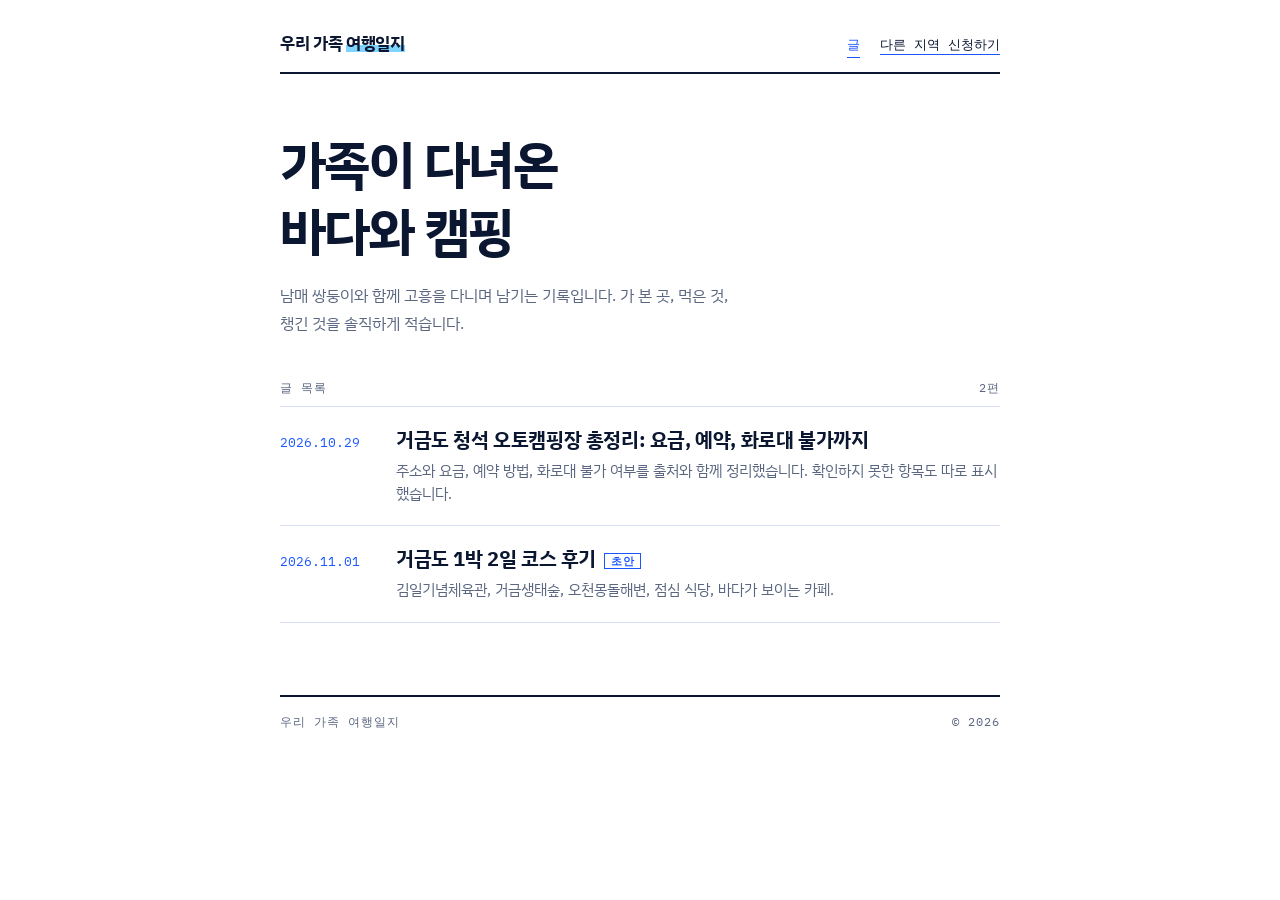
<file: index.html>
<!doctype html>
<html lang="ko">
<head>
<meta charset="utf-8">
<meta name="viewport" content="width=device-width, initial-scale=1, viewport-fit=cover">
<title>우리 가족 여행일지</title>
<meta name="description" content="남매 쌍둥이와 함께 다니는 가족 여행, 캠핑, 첫 낚시 기록.">
<meta name="robots" content="index, follow, max-image-preview:large">
<meta name="theme-color" content="#ffffff" media="(prefers-color-scheme: light)">
<meta name="theme-color" content="#0a1220" media="(prefers-color-scheme: dark)">
<meta property="og:type" content="website">
<meta property="og:site_name" content="우리 가족 여행일지">
<meta property="og:locale" content="ko_KR">
<link rel="canonical" href="https://randomino33.github.io/travel-blog/">
<meta property="og:url" content="https://randomino33.github.io/travel-blog/">
<meta property="og:image" content="https://randomino33.github.io/travel-blog/images/og-default.png">
<meta property="og:image:width" content="1200">
<meta property="og:image:height" content="630">
<meta property="og:image:alt" content="우리 가족 여행일지 대표 이미지">
<meta name="twitter:image" content="https://randomino33.github.io/travel-blog/images/og-default.png">
<meta property="og:title" content="우리 가족 여행일지">
<meta property="og:description" content="남매 쌍둥이와 함께 다니는 가족 여행, 캠핑, 첫 낚시 기록.">
<meta name="twitter:card" content="summary_large_image">
<meta name="twitter:title" content="우리 가족 여행일지">
<meta name="twitter:description" content="남매 쌍둥이와 함께 다니는 가족 여행, 캠핑, 첫 낚시 기록.">
<link rel="preconnect" href="https://fonts.googleapis.com">
<link rel="preconnect" href="https://fonts.gstatic.com" crossorigin>
<link rel="stylesheet" href="https://fonts.googleapis.com/css2?family=IBM+Plex+Sans+KR:wght@300;400;500;700&family=IBM+Plex+Mono:wght@400;500&display=swap">
<link rel="stylesheet" href="style.css">
</head>
<body>
<div class="wrap">
  <header class="top">
    <a class="name" href="index.html">우리 가족 <mark>여행일지</mark></a>
    <nav aria-label="주 메뉴"><a href="index.html" aria-current="page">글</a></nav>
  </header>

  <section class="intro">
    <h1>가족이 다녀온<br>바다와 캠핑</h1>
    <p>남매 쌍둥이와 함께 고흥을 다니며 남기는 기록입니다. 가 본 곳, 먹은 것, 챙긴 것을 솔직하게 적습니다.</p>
  </section>

  <div class="list-head">
    <span class="label">글 목록</span>
    <span class="label">2편</span>
  </div>
  <ul class="posts">
    <li>
      <a href="posts/cheongseok-camping-guide.html">
        <time datetime="2026-10-29">2026.10.29</time>
        <div>
          <h2>거금도 청석 오토캠핑장 총정리: 요금, 예약, 화로대 불가까지</h2>
          <p>주소와 요금, 예약 방법, 화로대 불가 여부를 출처와 함께 정리했습니다. 확인하지 못한 항목도 따로 표시했습니다.</p>
        </div>
      </a>
    </li>
    <li>
      <a href="posts/geogeumdo-course.html">
        <time datetime="2026-11-01">2026.11.01</time>
        <div>
          <h2>거금도 1박 2일 코스 후기<span class="status">초안</span></h2>
          <p>김일기념체육관, 거금생태숲, 오천몽돌해변, 점심 식당, 바다가 보이는 카페.</p>
        </div>
      </a>
    </li>
  </ul>

  <footer class="foot label"><span>우리 가족 여행일지</span><span>© 2026</span></footer>
</div>
<script src="request.js" defer></script>
</body>
</html>
</file>
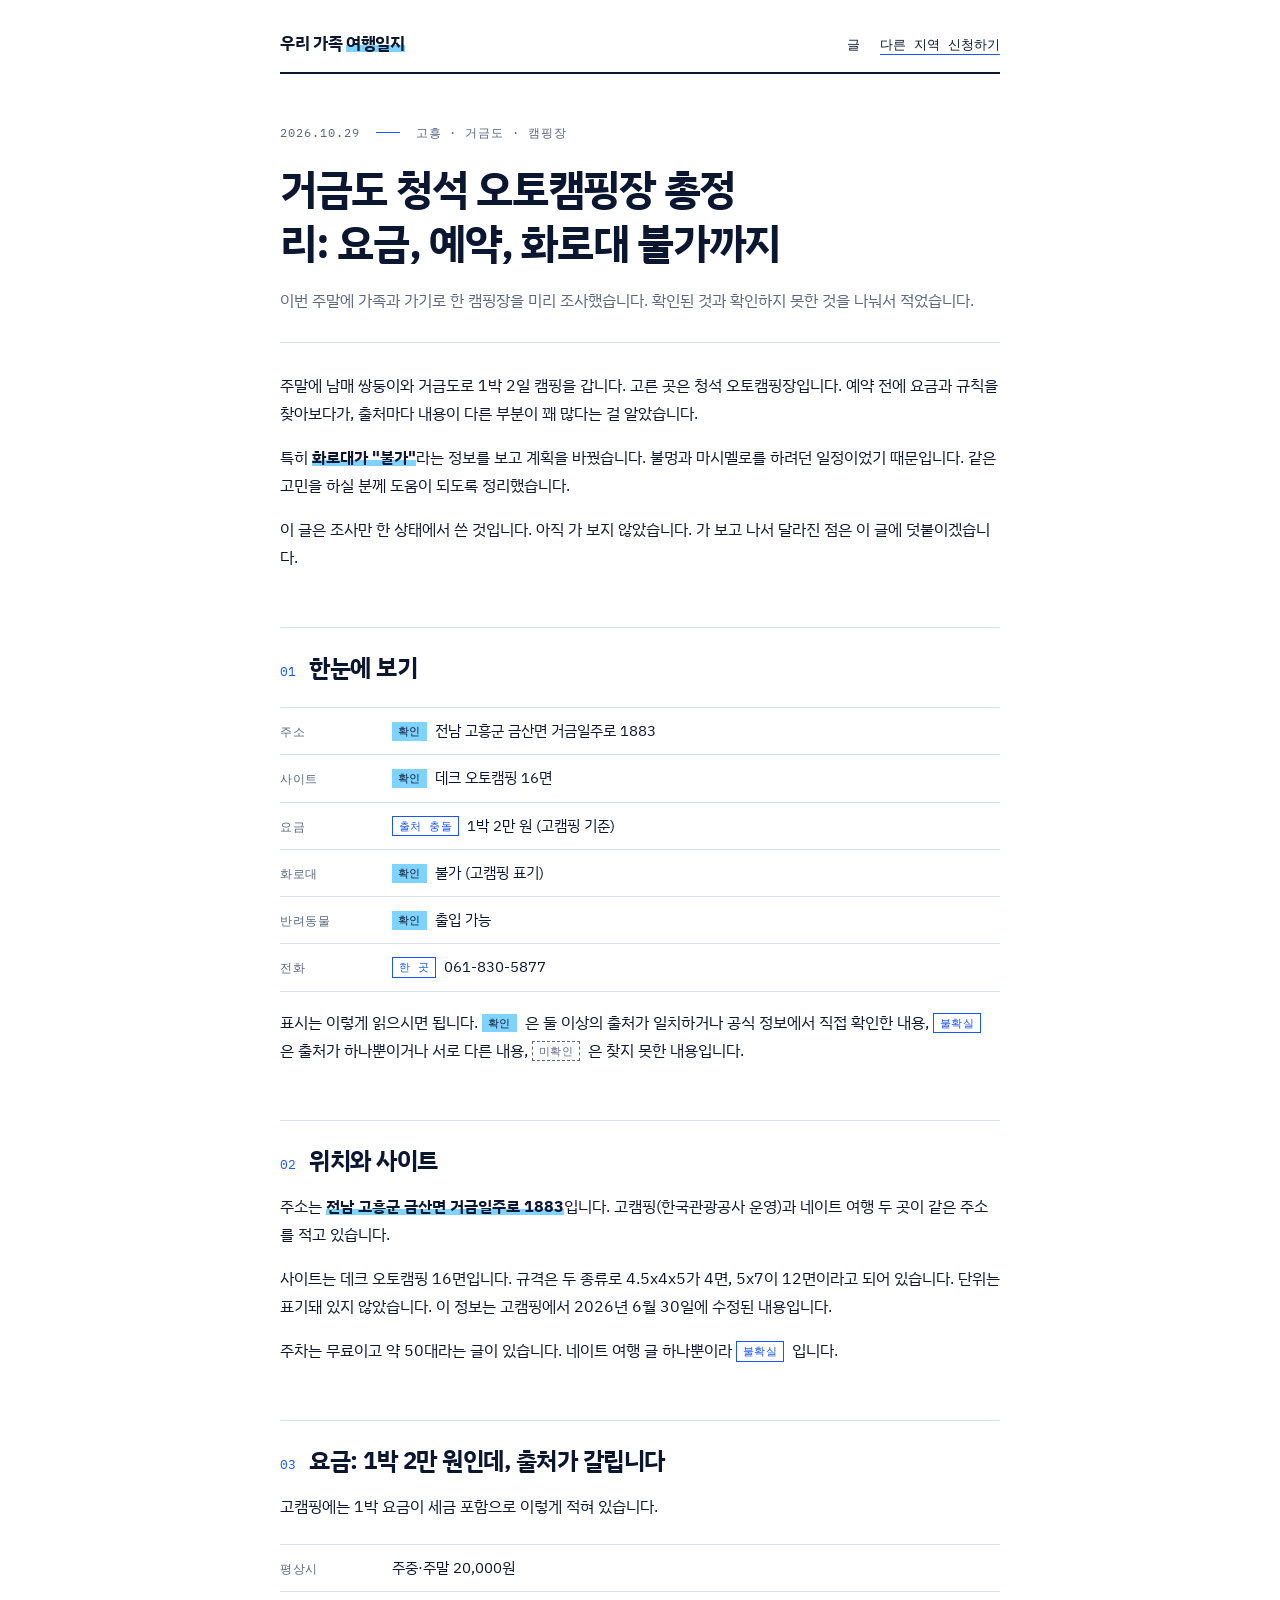
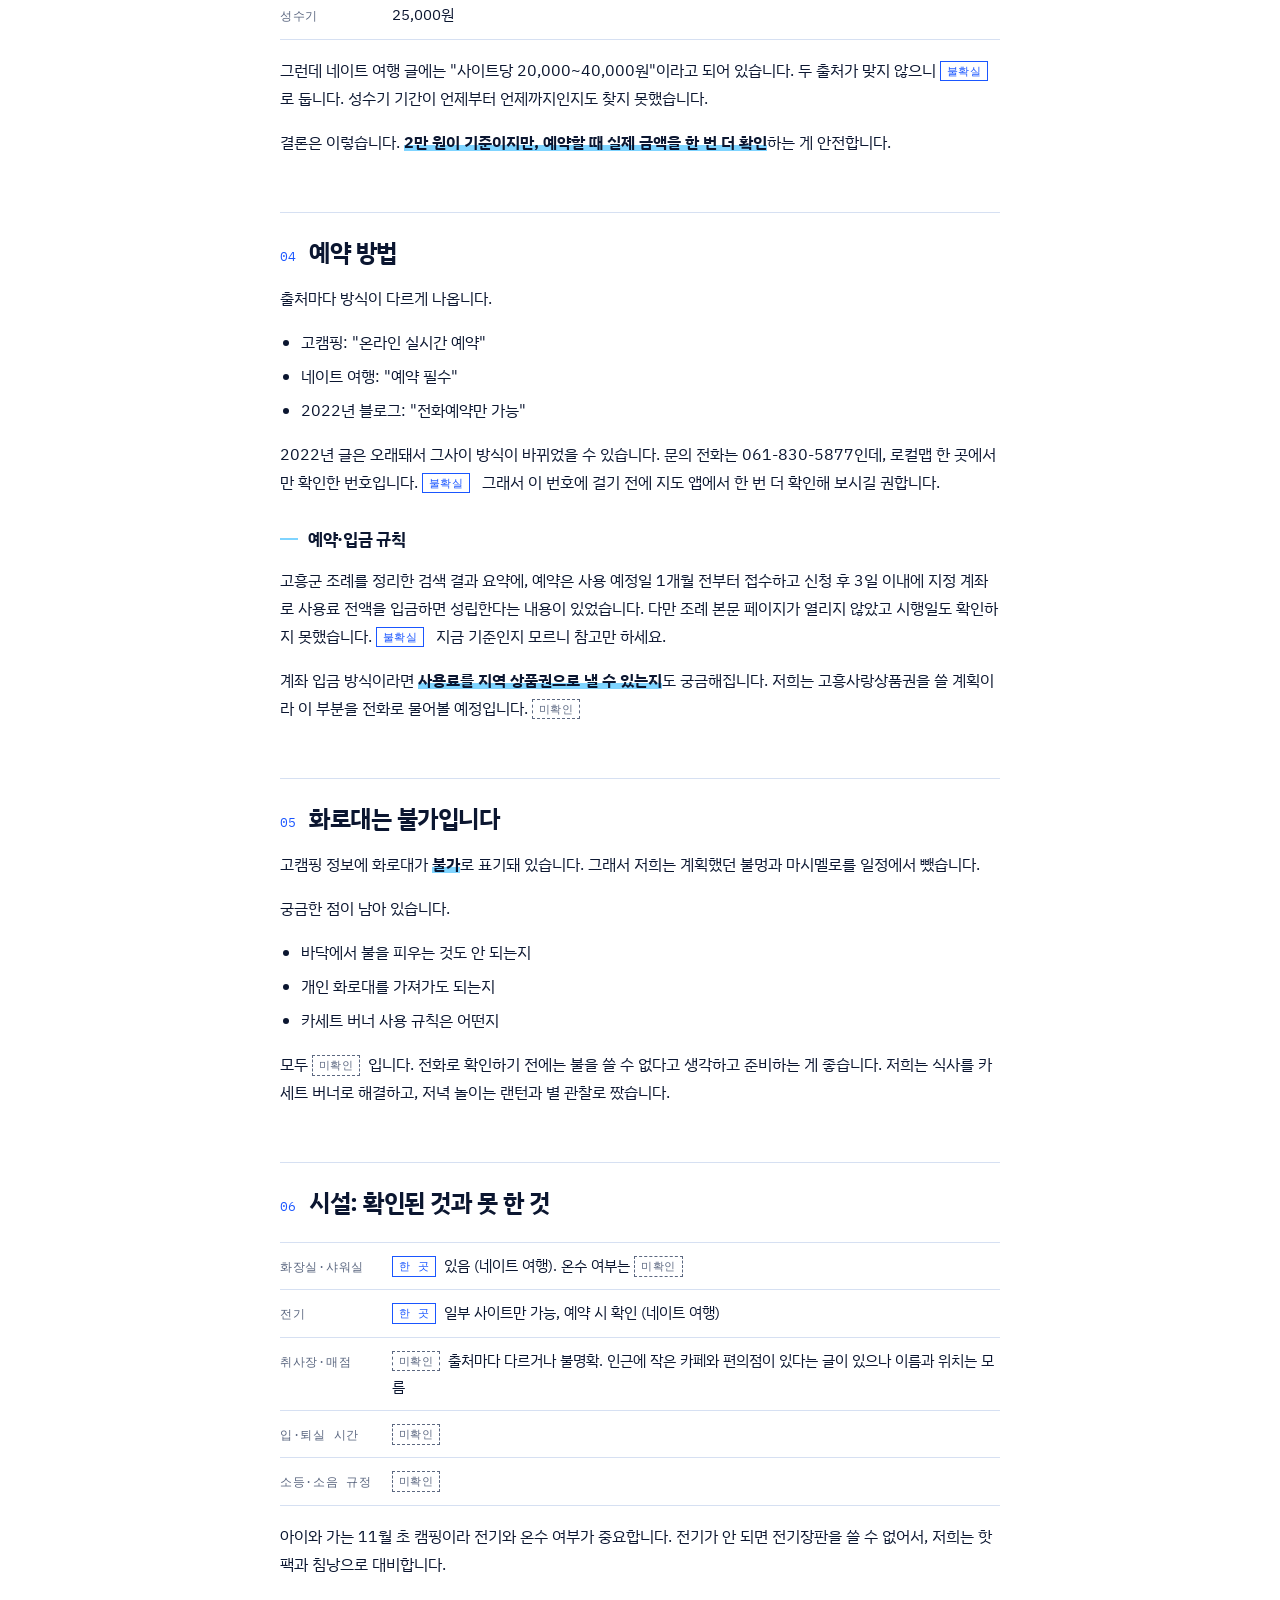
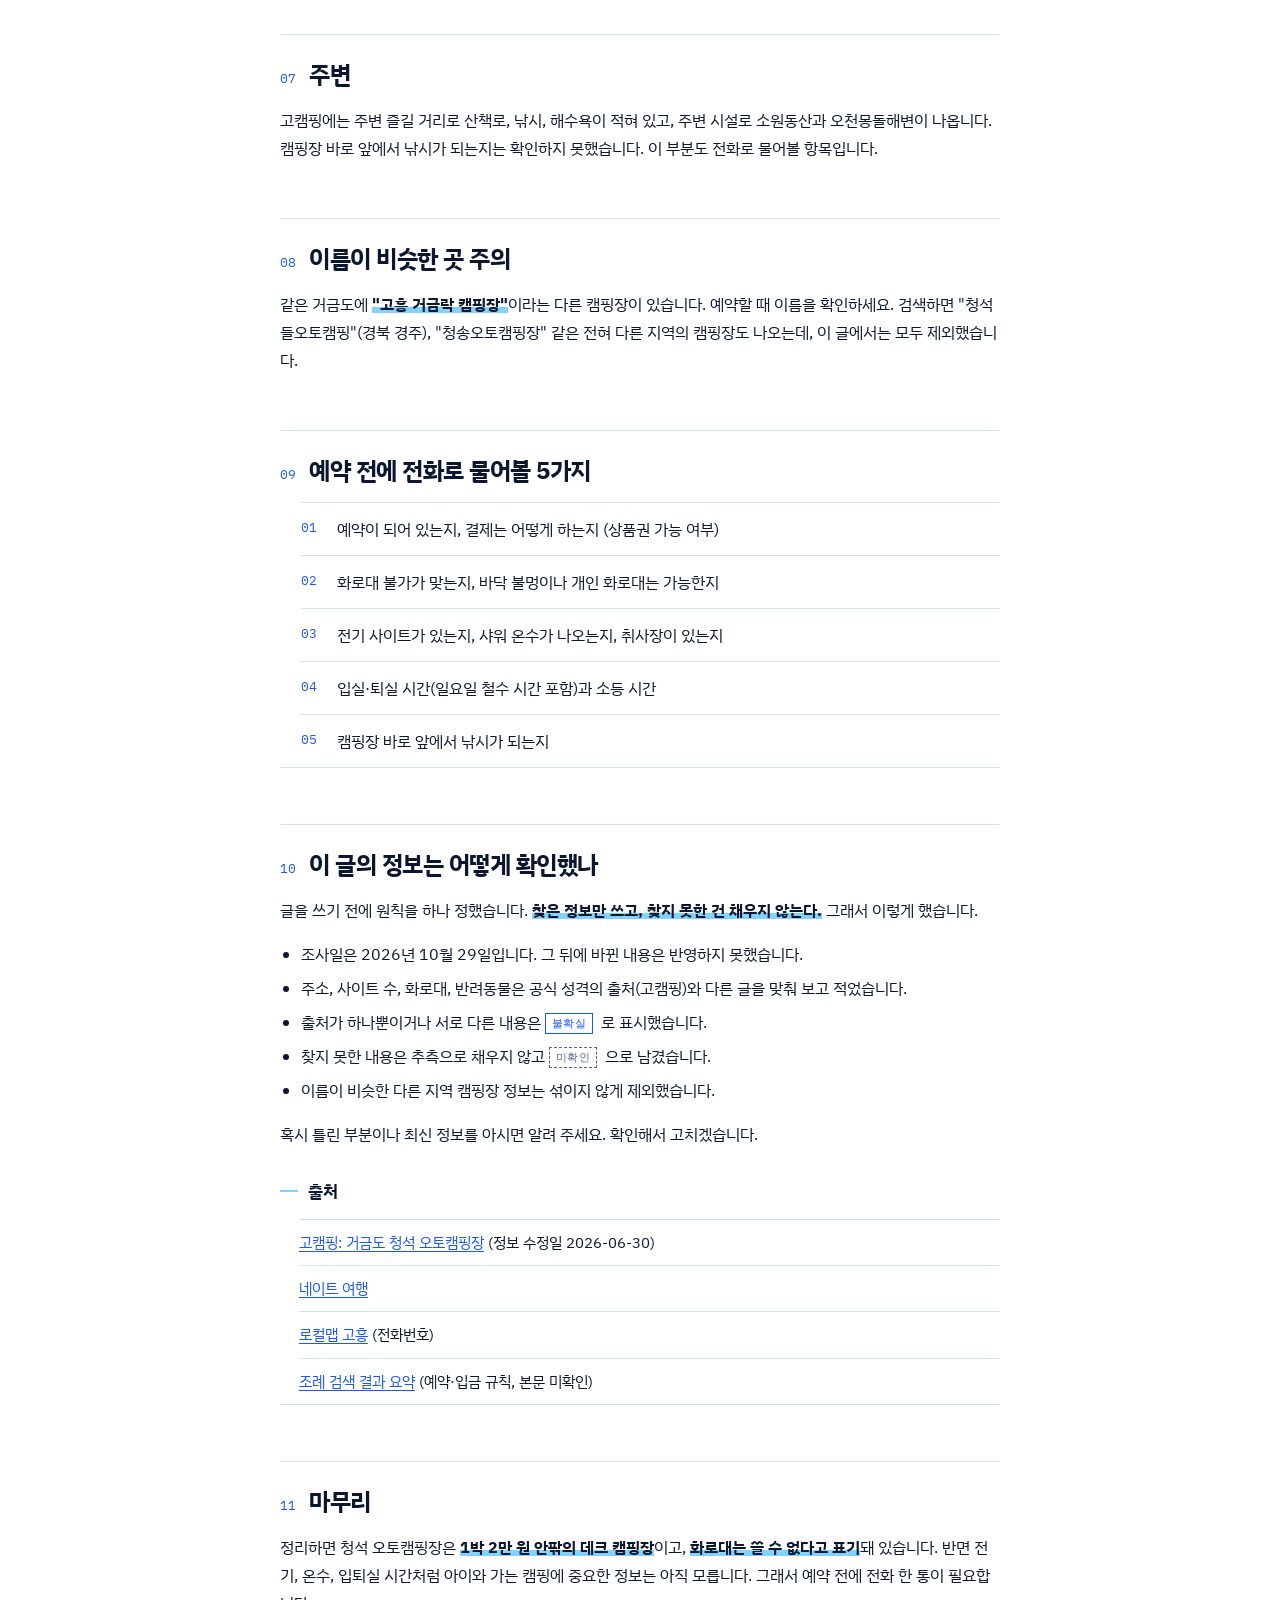
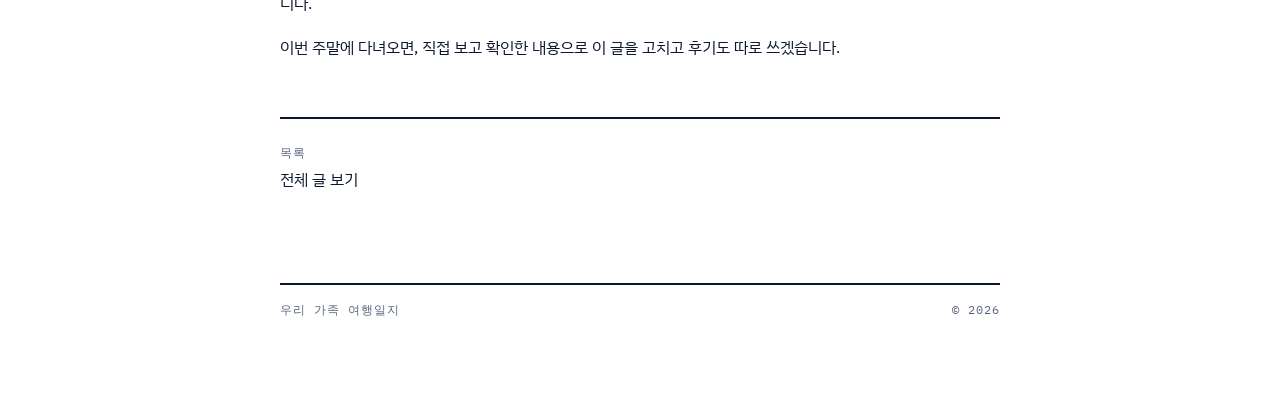
<file: posts/cheongseok-camping-guide.html>
<!doctype html>
<html lang="ko">
<head>
<meta charset="utf-8">
<meta name="viewport" content="width=device-width, initial-scale=1, viewport-fit=cover">
<title>거금도 청석 오토캠핑장 총정리: 요금, 예약, 화로대 불가까지 | 우리 가족 여행일지</title>
<meta name="description" content="거금도 청석 오토캠핑장의 주소, 요금, 예약 방법, 화로대 불가 여부를 출처와 함께 정리했습니다. 확인하지 못한 항목도 따로 표시했습니다.">
<meta name="robots" content="index, follow, max-image-preview:large">
<meta name="theme-color" content="#ffffff" media="(prefers-color-scheme: light)">
<meta name="theme-color" content="#0a1220" media="(prefers-color-scheme: dark)">
<meta property="og:type" content="article">
<meta property="og:site_name" content="우리 가족 여행일지">
<meta property="og:locale" content="ko_KR">
<link rel="canonical" href="https://randomino33.github.io/travel-blog/posts/cheongseok-camping-guide.html">
<meta property="og:url" content="https://randomino33.github.io/travel-blog/posts/cheongseok-camping-guide.html">
<meta property="og:image" content="https://randomino33.github.io/travel-blog/images/og-default.png">
<meta property="og:image:width" content="1200">
<meta property="og:image:height" content="630">
<meta property="og:image:alt" content="우리 가족 여행일지 대표 이미지">
<meta name="twitter:image" content="https://randomino33.github.io/travel-blog/images/og-default.png">
<meta property="og:title" content="거금도 청석 오토캠핑장 총정리: 요금, 예약, 화로대 불가까지">
<meta property="og:description" content="거금도 청석 오토캠핑장의 주소, 요금, 예약 방법, 화로대 불가 여부를 출처와 함께 정리했습니다. 확인하지 못한 항목도 따로 표시했습니다.">
<meta property="article:published_time" content="2026-10-29">
<meta name="twitter:card" content="summary_large_image">
<meta name="twitter:title" content="거금도 청석 오토캠핑장 총정리: 요금, 예약, 화로대 불가까지">
<meta name="twitter:description" content="거금도 청석 오토캠핑장의 주소, 요금, 예약 방법, 화로대 불가 여부를 출처와 함께 정리했습니다.">
<link rel="preconnect" href="https://fonts.googleapis.com">
<link rel="preconnect" href="https://fonts.gstatic.com" crossorigin>
<link rel="stylesheet" href="https://fonts.googleapis.com/css2?family=IBM+Plex+Sans+KR:wght@300;400;500;700&family=IBM+Plex+Mono:wght@400;500&display=swap">
<link rel="stylesheet" href="../style.css">
</head>
<body>
<div class="wrap">
  <header class="top">
    <a class="name" href="../index.html">우리 가족 <mark>여행일지</mark></a>
    <nav aria-label="주 메뉴"><a href="../index.html">글</a></nav>
  </header>

  <article>
    <header class="post-head">
      <div class="meta label"><time datetime="2026-10-29">2026.10.29</time><span class="dot"></span><span>고흥 · 거금도 · 캠핑장</span></div>
      <h1>거금도 청석 오토캠핑장 총정리: 요금, 예약, 화로대 불가까지</h1>
      <p class="lede">이번 주말에 가족과 가기로 한 캠핑장을 미리 조사했습니다. 확인된 것과 확인하지 못한 것을 나눠서 적었습니다.</p>
    </header>

    <div class="post-body">

      <p>주말에 남매 쌍둥이와 거금도로 1박 2일 캠핑을 갑니다. 고른 곳은 청석 오토캠핑장입니다. 예약 전에 요금과 규칙을 찾아보다가, 출처마다 내용이 다른 부분이 꽤 많다는 걸 알았습니다.</p>
      <p>특히 <strong>화로대가 "불가"</strong>라는 정보를 보고 계획을 바꿨습니다. 불멍과 마시멜로를 하려던 일정이었기 때문입니다. 같은 고민을 하실 분께 도움이 되도록 정리했습니다.</p>
      <p>이 글은 조사만 한 상태에서 쓴 것입니다. 아직 가 보지 않았습니다. 가 보고 나서 달라진 점은 이 글에 덧붙이겠습니다.</p>

      <h2><span class="n">01</span>한눈에 보기</h2>
      <dl class="info">
        <div><dt>주소</dt><dd><span class="v ok">확인</span>전남 고흥군 금산면 거금일주로 1883</dd></div>
        <div><dt>사이트</dt><dd><span class="v ok">확인</span>데크 오토캠핑 16면</dd></div>
        <div><dt>요금</dt><dd><span class="v warn">출처 충돌</span>1박 2만 원 (고캠핑 기준)</dd></div>
        <div><dt>화로대</dt><dd><span class="v ok">확인</span>불가 (고캠핑 표기)</dd></div>
        <div><dt>반려동물</dt><dd><span class="v ok">확인</span>출입 가능</dd></div>
        <div><dt>전화</dt><dd><span class="v warn">한 곳</span>061-830-5877</dd></div>
      </dl>
      <p>표시는 이렇게 읽으시면 됩니다. <span class="v ok">확인</span>은 둘 이상의 출처가 일치하거나 공식 정보에서 직접 확인한 내용, <span class="v warn">불확실</span>은 출처가 하나뿐이거나 서로 다른 내용, <span class="v no">미확인</span>은 찾지 못한 내용입니다.</p>

      <h2><span class="n">02</span>위치와 사이트</h2>
      <p>주소는 <strong>전남 고흥군 금산면 거금일주로 1883</strong>입니다. 고캠핑(한국관광공사 운영)과 네이트 여행 두 곳이 같은 주소를 적고 있습니다.</p>
      <p>사이트는 데크 오토캠핑 16면입니다. 규격은 두 종류로 4.5x4x5가 4면, 5x7이 12면이라고 되어 있습니다. 단위는 표기돼 있지 않았습니다. 이 정보는 고캠핑에서 2026년 6월 30일에 수정된 내용입니다.</p>
      <p>주차는 무료이고 약 50대라는 글이 있습니다. 네이트 여행 글 하나뿐이라 <span class="v warn">불확실</span>입니다.</p>

      <h2><span class="n">03</span>요금: 1박 2만 원인데, 출처가 갈립니다</h2>
      <p>고캠핑에는 1박 요금이 세금 포함으로 이렇게 적혀 있습니다.</p>
      <dl class="info">
        <div><dt>평상시</dt><dd>주중·주말 20,000원</dd></div>
        <div><dt>성수기</dt><dd>25,000원</dd></div>
      </dl>
      <p>그런데 네이트 여행 글에는 "사이트당 20,000~40,000원"이라고 되어 있습니다. 두 출처가 맞지 않으니 <span class="v warn">불확실</span>로 둡니다. 성수기 기간이 언제부터 언제까지인지도 찾지 못했습니다.</p>
      <p>결론은 이렇습니다. <strong>2만 원이 기준이지만, 예약할 때 실제 금액을 한 번 더 확인</strong>하는 게 안전합니다.</p>

      <h2><span class="n">04</span>예약 방법</h2>
      <p>출처마다 방식이 다르게 나옵니다.</p>
      <ul>
        <li>고캠핑: "온라인 실시간 예약"</li>
        <li>네이트 여행: "예약 필수"</li>
        <li>2022년 블로그: "전화예약만 가능"</li>
      </ul>
      <p>2022년 글은 오래돼서 그사이 방식이 바뀌었을 수 있습니다. 문의 전화는 061-830-5877인데, 로컬맵 한 곳에서만 확인한 번호입니다. <span class="v warn">불확실</span> 그래서 이 번호에 걸기 전에 지도 앱에서 한 번 더 확인해 보시길 권합니다.</p>
      <h3>예약·입금 규칙</h3>
      <p>고흥군 조례를 정리한 검색 결과 요약에, 예약은 사용 예정일 1개월 전부터 접수하고 신청 후 3일 이내에 지정 계좌로 사용료 전액을 입금하면 성립한다는 내용이 있었습니다. 다만 조례 본문 페이지가 열리지 않았고 시행일도 확인하지 못했습니다. <span class="v warn">불확실</span> 지금 기준인지 모르니 참고만 하세요.</p>
      <p>계좌 입금 방식이라면 <strong>사용료를 지역 상품권으로 낼 수 있는지</strong>도 궁금해집니다. 저희는 고흥사랑상품권을 쓸 계획이라 이 부분을 전화로 물어볼 예정입니다. <span class="v no">미확인</span></p>

      <h2><span class="n">05</span>화로대는 불가입니다</h2>
      <p>고캠핑 정보에 화로대가 <strong>불가</strong>로 표기돼 있습니다. 그래서 저희는 계획했던 불멍과 마시멜로를 일정에서 뺐습니다.</p>
      <p>궁금한 점이 남아 있습니다.</p>
      <ul>
        <li>바닥에서 불을 피우는 것도 안 되는지</li>
        <li>개인 화로대를 가져가도 되는지</li>
        <li>카세트 버너 사용 규칙은 어떤지</li>
      </ul>
      <p>모두 <span class="v no">미확인</span>입니다. 전화로 확인하기 전에는 불을 쓸 수 없다고 생각하고 준비하는 게 좋습니다. 저희는 식사를 카세트 버너로 해결하고, 저녁 놀이는 랜턴과 별 관찰로 짰습니다.</p>

      <h2><span class="n">06</span>시설: 확인된 것과 못 한 것</h2>
      <dl class="info">
        <div><dt>화장실·샤워실</dt><dd><span class="v warn">한 곳</span>있음 (네이트 여행). 온수 여부는 <span class="v no">미확인</span></dd></div>
        <div><dt>전기</dt><dd><span class="v warn">한 곳</span>일부 사이트만 가능, 예약 시 확인 (네이트 여행)</dd></div>
        <div><dt>취사장·매점</dt><dd><span class="v no">미확인</span>출처마다 다르거나 불명확. 인근에 작은 카페와 편의점이 있다는 글이 있으나 이름과 위치는 모름</dd></div>
        <div><dt>입·퇴실 시간</dt><dd><span class="v no">미확인</span></dd></div>
        <div><dt>소등·소음 규정</dt><dd><span class="v no">미확인</span></dd></div>
      </dl>
      <p>아이와 가는 11월 초 캠핑이라 전기와 온수 여부가 중요합니다. 전기가 안 되면 전기장판을 쓸 수 없어서, 저희는 핫팩과 침낭으로 대비합니다.</p>

      <h2><span class="n">07</span>주변</h2>
      <p>고캠핑에는 주변 즐길 거리로 산책로, 낚시, 해수욕이 적혀 있고, 주변 시설로 소원동산과 오천몽돌해변이 나옵니다. 캠핑장 바로 앞에서 낚시가 되는지는 확인하지 못했습니다. 이 부분도 전화로 물어볼 항목입니다.</p>

      <h2><span class="n">08</span>이름이 비슷한 곳 주의</h2>
      <p>같은 거금도에 <strong>"고흥 거금락 캠핑장"</strong>이라는 다른 캠핑장이 있습니다. 예약할 때 이름을 확인하세요. 검색하면 "청석들오토캠핑"(경북 경주), "청송오토캠핑장" 같은 전혀 다른 지역의 캠핑장도 나오는데, 이 글에서는 모두 제외했습니다.</p>

      <h2><span class="n">09</span>예약 전에 전화로 물어볼 5가지</h2>
      <ol class="ask">
        <li><span>예약이 되어 있는지, 결제는 어떻게 하는지 (상품권 가능 여부)</span></li>
        <li><span>화로대 불가가 맞는지, 바닥 불멍이나 개인 화로대는 가능한지</span></li>
        <li><span>전기 사이트가 있는지, 샤워 온수가 나오는지, 취사장이 있는지</span></li>
        <li><span>입실·퇴실 시간(일요일 철수 시간 포함)과 소등 시간</span></li>
        <li><span>캠핑장 바로 앞에서 낚시가 되는지</span></li>
      </ol>

      <h2><span class="n">10</span>이 글의 정보는 어떻게 확인했나</h2>
      <p>글을 쓰기 전에 원칙을 하나 정했습니다. <strong>찾은 정보만 쓰고, 찾지 못한 건 채우지 않는다.</strong> 그래서 이렇게 했습니다.</p>
      <ul>
        <li>조사일은 2026년 10월 29일입니다. 그 뒤에 바뀐 내용은 반영하지 못했습니다.</li>
        <li>주소, 사이트 수, 화로대, 반려동물은 공식 성격의 출처(고캠핑)와 다른 글을 맞춰 보고 적었습니다.</li>
        <li>출처가 하나뿐이거나 서로 다른 내용은 <span class="v warn">불확실</span>로 표시했습니다.</li>
        <li>찾지 못한 내용은 추측으로 채우지 않고 <span class="v no">미확인</span>으로 남겼습니다.</li>
        <li>이름이 비슷한 다른 지역 캠핑장 정보는 섞이지 않게 제외했습니다.</li>
      </ul>
      <p>혹시 틀린 부분이나 최신 정보를 아시면 알려 주세요. 확인해서 고치겠습니다.</p>
      <h3>출처</h3>
      <ul class="src">
        <li><a href="https://www.gocamping.or.kr/bsite/camp/info/read.do?c_no=100251&amp;viewType=read01" target="_blank" rel="noopener">고캠핑: 거금도 청석 오토캠핑장</a> (정보 수정일 2026-06-30)</li>
        <li><a href="https://view.nate.com/travel/view/401093/" target="_blank" rel="noopener">네이트 여행</a></li>
        <li><a href="http://localmap.co.kr/web/splus/kmap/view.php?sigun=6460000&amp;gugun=4880000&amp;keyno=data_local_16-07-01-P&amp;keyname=%EA%B1%B0%EA%B8%88%EB%8F%84+%EC%B2%AD%EC%84%9D+%EC%98%A4%ED%86%A0%EC%BA%A0%ED%95%91%EC%9E%A5" target="_blank" rel="noopener">로컬맵 고흥</a> (전화번호)</li>
        <li><a href="https://www.ulex.co.kr/%EB%B2%95%EB%A5%A0/1611443-2209565-%EA%B3%A0%ED%9D%A5%EA%B1%B0%EA%B8%88%EB%8F%84%EC%B2%AD%EC%84%9D%EC%98%A4%ED%86%A0" target="_blank" rel="noopener">조례 검색 결과 요약</a> (예약·입금 규칙, 본문 미확인)</li>
      </ul>

      <h2><span class="n">11</span>마무리</h2>
      <p>정리하면 청석 오토캠핑장은 <strong>1박 2만 원 안팎의 데크 캠핑장</strong>이고, <strong>화로대는 쓸 수 없다고 표기</strong>돼 있습니다. 반면 전기, 온수, 입퇴실 시간처럼 아이와 가는 캠핑에 중요한 정보는 아직 모릅니다. 그래서 예약 전에 전화 한 통이 필요합니다.</p>
      <p>이번 주말에 다녀오면, 직접 보고 확인한 내용으로 이 글을 고치고 후기도 따로 쓰겠습니다.</p>

    </div>

    <nav class="pn" aria-label="글 이동">
      <a href="../index.html"><span class="label">목록</span><br>전체 글 보기</a>
      <span></span>
    </nav>
  </article>

  <footer class="foot label"><span>우리 가족 여행일지</span><span>© 2026</span></footer>
</div>
<script src="../request.js" defer></script>
</body>
</html>
</file>
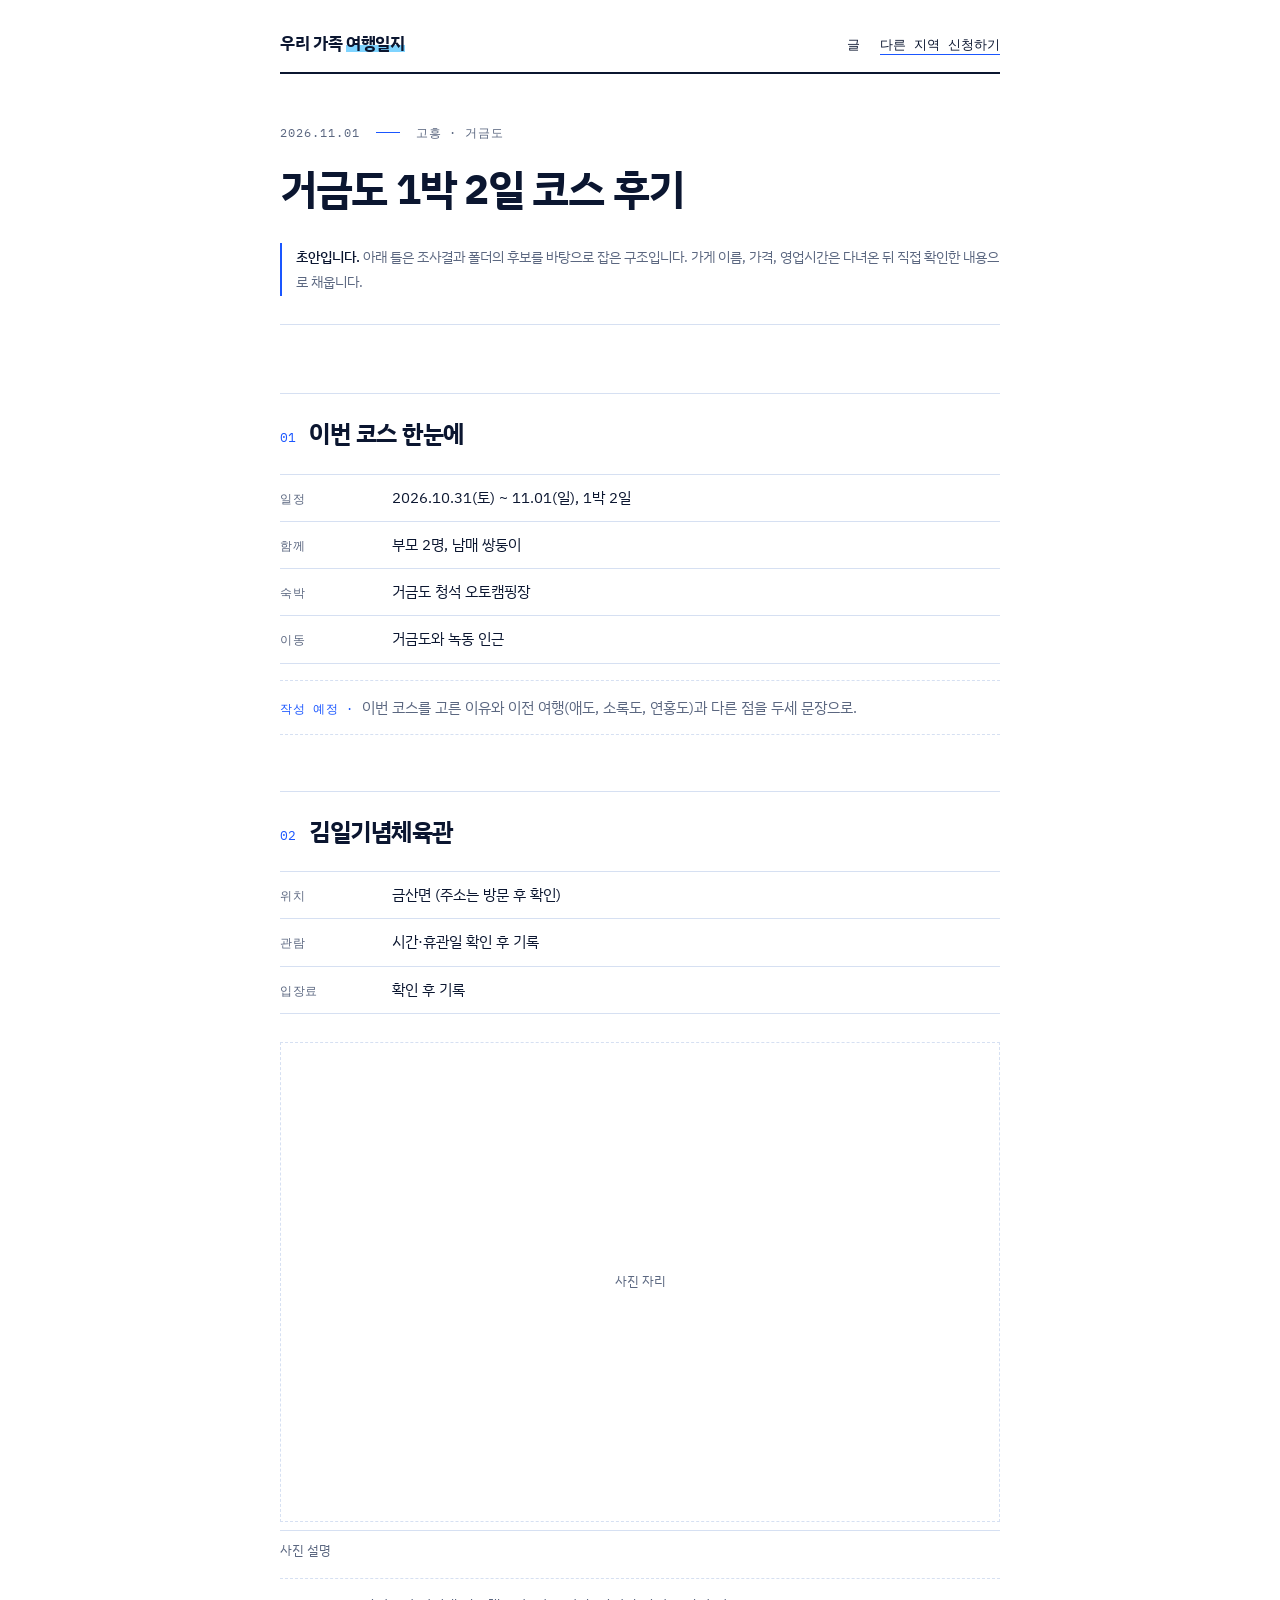
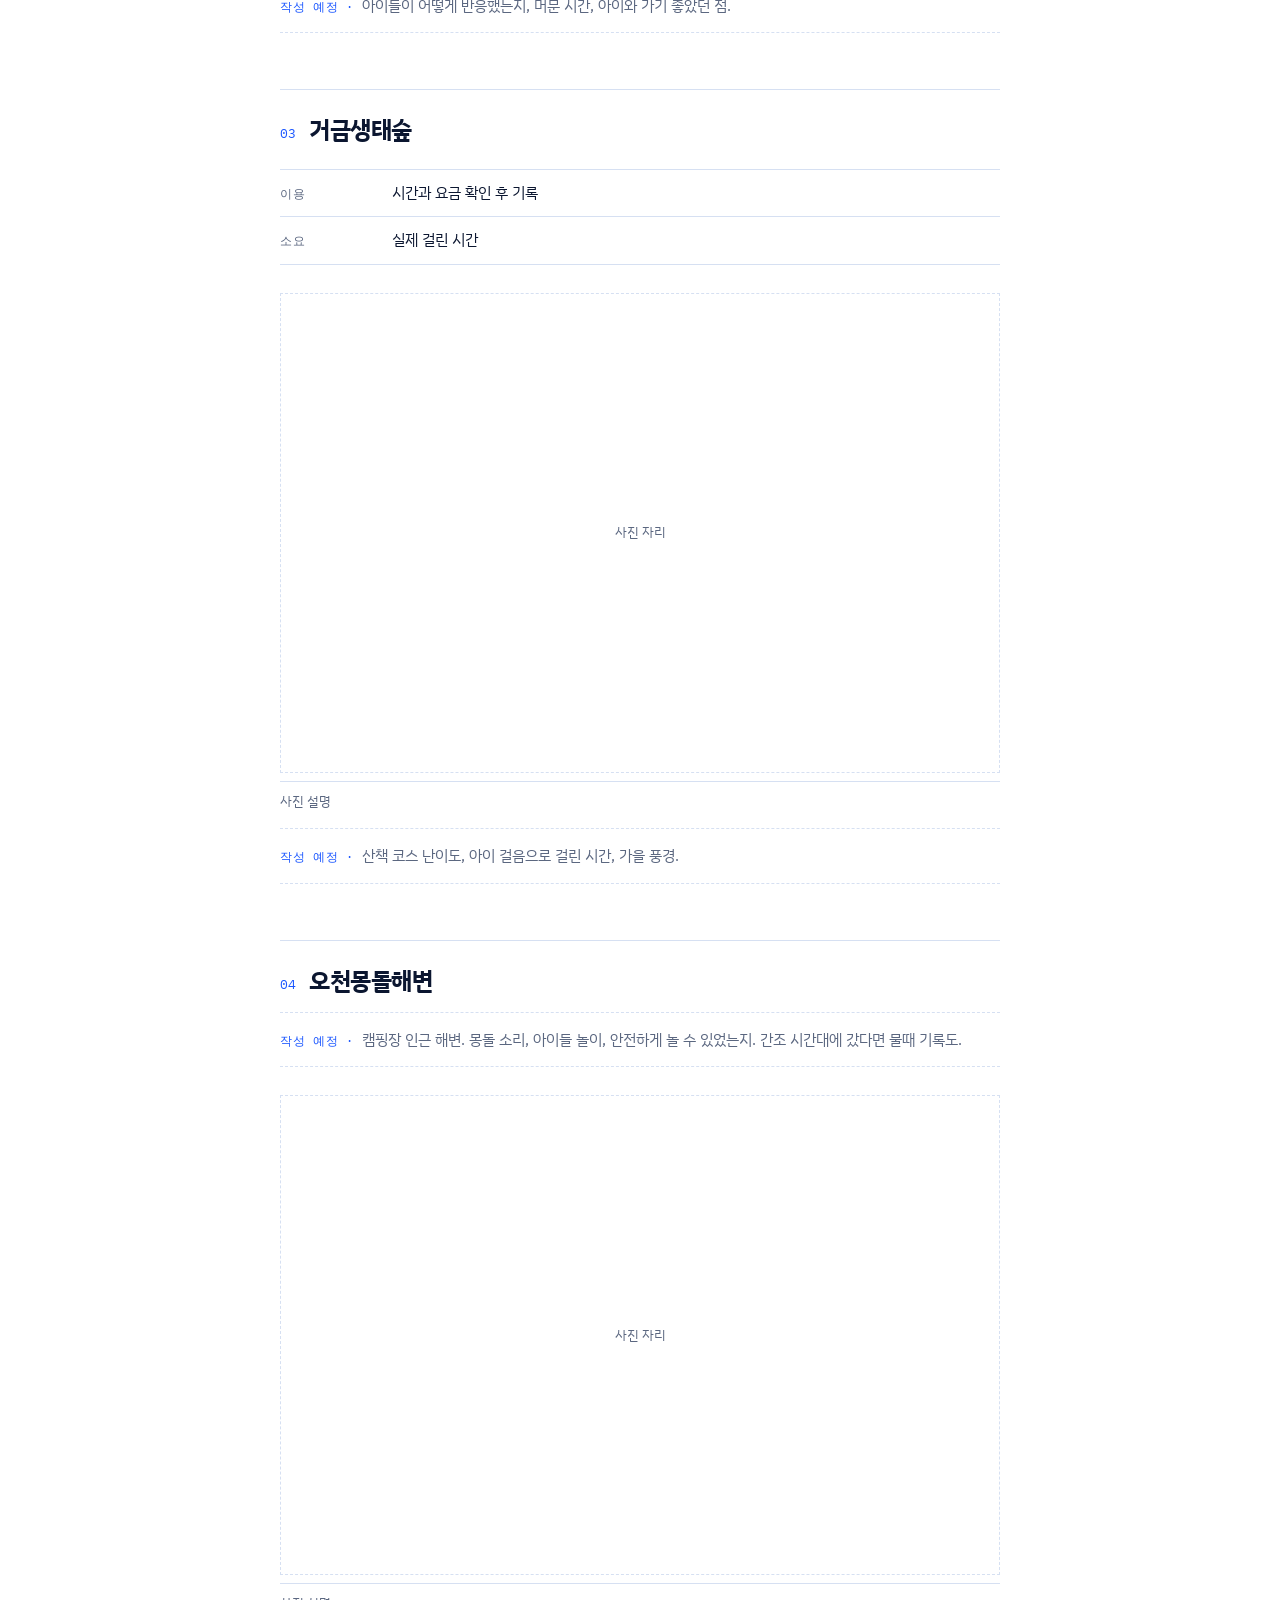
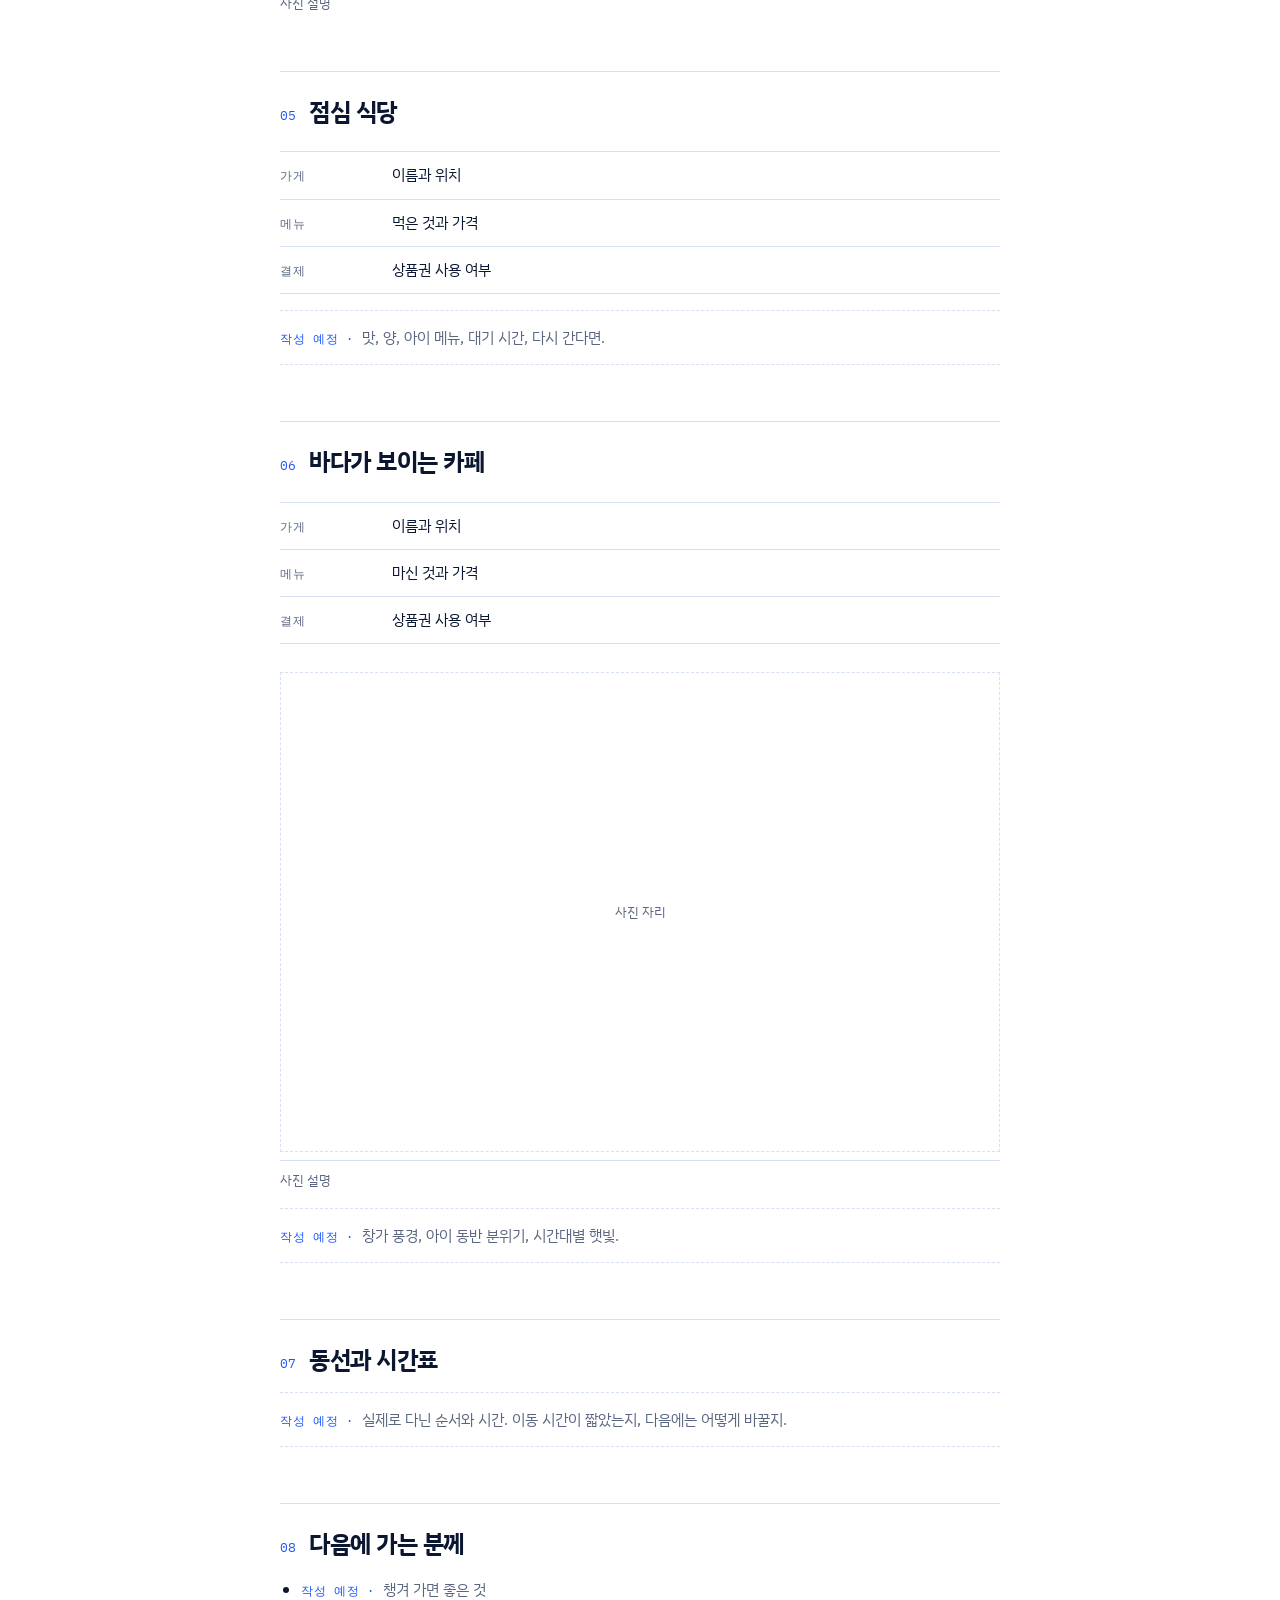
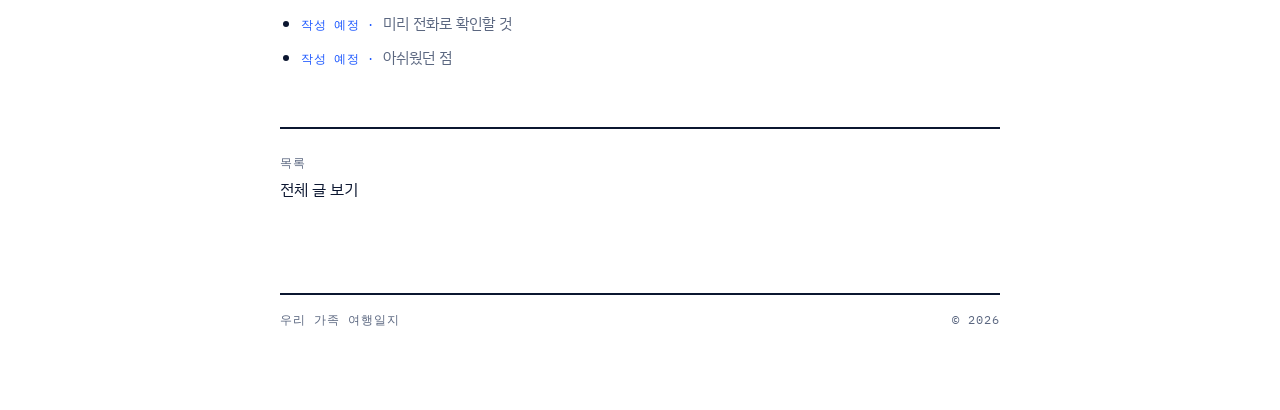
<file: posts/geogeumdo-course.html>
<!doctype html>
<html lang="ko">
<head>
<meta charset="utf-8">
<meta name="viewport" content="width=device-width, initial-scale=1, viewport-fit=cover">
<title>거금도 1박 2일 코스 후기 | 우리 가족 여행일지</title>
<meta name="description" content="김일기념체육관, 거금생태숲, 오천몽돌해변, 점심 식당, 바다가 보이는 카페.">
<meta name="robots" content="index, follow, max-image-preview:large">
<meta name="theme-color" content="#ffffff" media="(prefers-color-scheme: light)">
<meta name="theme-color" content="#0a1220" media="(prefers-color-scheme: dark)">
<meta property="og:type" content="article">
<meta property="og:site_name" content="우리 가족 여행일지">
<meta property="og:locale" content="ko_KR">
<link rel="canonical" href="https://randomino33.github.io/travel-blog/posts/geogeumdo-course.html">
<meta property="og:url" content="https://randomino33.github.io/travel-blog/posts/geogeumdo-course.html">
<meta property="og:image" content="https://randomino33.github.io/travel-blog/images/og-default.png">
<meta property="og:image:width" content="1200">
<meta property="og:image:height" content="630">
<meta property="og:image:alt" content="우리 가족 여행일지 대표 이미지">
<meta name="twitter:image" content="https://randomino33.github.io/travel-blog/images/og-default.png">
<meta property="og:title" content="거금도 1박 2일 코스 후기">
<meta property="og:description" content="김일기념체육관, 거금생태숲, 오천몽돌해변, 점심 식당, 바다가 보이는 카페.">
<meta property="article:published_time" content="2026-11-01">
<meta name="twitter:card" content="summary_large_image">
<meta name="twitter:title" content="거금도 1박 2일 코스 후기">
<meta name="twitter:description" content="김일기념체육관, 거금생태숲, 오천몽돌해변, 점심 식당, 바다가 보이는 카페.">
<link rel="preconnect" href="https://fonts.googleapis.com">
<link rel="preconnect" href="https://fonts.gstatic.com" crossorigin>
<link rel="stylesheet" href="https://fonts.googleapis.com/css2?family=IBM+Plex+Sans+KR:wght@300;400;500;700&family=IBM+Plex+Mono:wght@400;500&display=swap">
<link rel="stylesheet" href="../style.css">
</head>
<body>
<div class="wrap">
  <header class="top">
    <a class="name" href="../index.html">우리 가족 <mark>여행일지</mark></a>
    <nav aria-label="주 메뉴"><a href="../index.html">글</a></nav>
  </header>

  <article>
    <header class="post-head">
      <div class="meta label"><time datetime="2026-11-01">2026.11.01</time><span class="dot"></span><span>고흥 · 거금도</span></div>
      <h1>거금도 1박 2일 코스 후기</h1>
      <p class="lede"><!-- 한두 문장 요약을 여기에 --></p>
      <p class="draft-note"><b>초안입니다.</b> 아래 틀은 조사결과 폴더의 후보를 바탕으로 잡은 구조입니다. 가게 이름, 가격, 영업시간은 다녀온 뒤 직접 확인한 내용으로 채웁니다.</p>
    </header>

    <div class="post-body">

      <h2><span class="n">01</span>이번 코스 한눈에</h2>
      <dl class="info">
        <div><dt>일정</dt><dd>2026.10.31(토) ~ 11.01(일), 1박 2일</dd></div>
        <div><dt>함께</dt><dd>부모 2명, 남매 쌍둥이</dd></div>
        <div><dt>숙박</dt><dd>거금도 청석 오토캠핑장</dd></div>
        <div><dt>이동</dt><dd>거금도와 녹동 인근</dd></div>
      </dl>
      <p class="todo">이번 코스를 고른 이유와 이전 여행(애도, 소록도, 연홍도)과 다른 점을 두세 문장으로.</p>

      <h2><span class="n">02</span>김일기념체육관</h2>
      <dl class="info">
        <div><dt>위치</dt><dd>금산면 (주소는 방문 후 확인)</dd></div>
        <div><dt>관람</dt><dd>시간·휴관일 확인 후 기록</dd></div>
        <div><dt>입장료</dt><dd>확인 후 기록</dd></div>
      </dl>
      <figure><div class="ph">사진 자리</div><figcaption>사진 설명</figcaption></figure>
      <p class="todo">아이들이 어떻게 반응했는지, 머문 시간, 아이와 가기 좋았던 점.</p>

      <h2><span class="n">03</span>거금생태숲</h2>
      <dl class="info">
        <div><dt>이용</dt><dd>시간과 요금 확인 후 기록</dd></div>
        <div><dt>소요</dt><dd>실제 걸린 시간</dd></div>
      </dl>
      <figure><div class="ph">사진 자리</div><figcaption>사진 설명</figcaption></figure>
      <p class="todo">산책 코스 난이도, 아이 걸음으로 걸린 시간, 가을 풍경.</p>

      <h2><span class="n">04</span>오천몽돌해변</h2>
      <p class="todo">캠핑장 인근 해변. 몽돌 소리, 아이들 놀이, 안전하게 놀 수 있었는지. 간조 시간대에 갔다면 물때 기록도.</p>
      <figure><div class="ph">사진 자리</div><figcaption>사진 설명</figcaption></figure>

      <h2><span class="n">05</span>점심 식당</h2>
      <dl class="info">
        <div><dt>가게</dt><dd>이름과 위치</dd></div>
        <div><dt>메뉴</dt><dd>먹은 것과 가격</dd></div>
        <div><dt>결제</dt><dd>상품권 사용 여부</dd></div>
      </dl>
      <p class="todo">맛, 양, 아이 메뉴, 대기 시간, 다시 간다면.</p>

      <h2><span class="n">06</span>바다가 보이는 카페</h2>
      <dl class="info">
        <div><dt>가게</dt><dd>이름과 위치</dd></div>
        <div><dt>메뉴</dt><dd>마신 것과 가격</dd></div>
        <div><dt>결제</dt><dd>상품권 사용 여부</dd></div>
      </dl>
      <figure><div class="ph">사진 자리</div><figcaption>사진 설명</figcaption></figure>
      <p class="todo">창가 풍경, 아이 동반 분위기, 시간대별 햇빛.</p>

      <h2><span class="n">07</span>동선과 시간표</h2>
      <p class="todo">실제로 다닌 순서와 시간. 이동 시간이 짧았는지, 다음에는 어떻게 바꿀지.</p>

      <h2><span class="n">08</span>다음에 가는 분께</h2>
      <ul>
        <li><span class="todo" style="border:0;padding:0">챙겨 가면 좋은 것</span></li>
        <li><span class="todo" style="border:0;padding:0">미리 전화로 확인할 것</span></li>
        <li><span class="todo" style="border:0;padding:0">아쉬웠던 점</span></li>
      </ul>

    </div>

    <nav class="pn" aria-label="글 이동">
      <a href="../index.html"><span class="label">목록</span><br>전체 글 보기</a>
      <span></span>
    </nav>
  </article>

  <footer class="foot label"><span>우리 가족 여행일지</span><span>© 2026</span></footer>
</div>
<script src="../request.js" defer></script>
</body>
</html>
</file>
<file: style.css>
/* 우리 가족 여행일지 — 공통 스타일
   흰 바탕, 파랑(링크·강조선), 하늘색(형광펜·표시), 카드 없이 선으로 구분 */
:root {
  --bg: #ffffff;
  --fg: #0b1630;
  --muted: #5b6780;
  --line: #d6e0f2;
  --accent: #1a56ff;
  --hl: #7fd4ff;
  --sans: "IBM Plex Sans KR", "Noto Sans KR", "Apple SD Gothic Neo", "Malgun Gothic", system-ui, sans-serif;
  --mono: "IBM Plex Mono", ui-monospace, "SF Mono", Consolas, monospace;
  color-scheme: light;
}
@media (prefers-color-scheme: dark) {
  :root:not([data-theme="light"]) {
    --bg: #0a1220; --fg: #eef3fc; --muted: #93a1bd; --line: #223149;
    --accent: #6fa0ff; --hl: #4cc3ff;
    color-scheme: dark;
  }
}
:root[data-theme="dark"] {
  --bg: #0a1220; --fg: #eef3fc; --muted: #93a1bd; --line: #223149;
  --accent: #6fa0ff; --hl: #4cc3ff;
  color-scheme: dark;
}

* { box-sizing: border-box; }
html { -webkit-text-size-adjust: 100%; }
body {
  margin: 0; background: var(--bg); color: var(--fg);
  font-family: var(--sans); font-size: 16px; line-height: 1.75;
  padding: 0 max(16px, env(safe-area-inset-left, 0px));
  -webkit-font-smoothing: antialiased;
}
.wrap { max-width: 720px; margin: 0 auto; padding-block: 28px 80px; }
h1, h2, h3, p, ul, ol, figure { margin: 0; }
h1, h2, h3 { text-wrap: balance; line-height: 1.3; letter-spacing: -.02em; }
a { color: var(--accent); text-underline-offset: 3px; }
a:focus-visible { outline: 2px solid var(--accent); outline-offset: 3px; }
.mono { font-family: var(--mono); font-variant-numeric: tabular-nums; }
.label { font-family: var(--mono); font-size: 12px; letter-spacing: .08em; text-transform: uppercase; color: var(--muted); }

/* 사이트 머리글·바닥글 */
.top { display: flex; justify-content: space-between; align-items: baseline; gap: 16px; padding-bottom: 14px; border-bottom: 2px solid var(--fg); }
.top .name { font-weight: 700; font-size: 17px; letter-spacing: -.02em; color: var(--fg); text-decoration: none; }
.top .name mark { background: linear-gradient(transparent 62%, var(--hl) 62%, var(--hl) 92%, transparent 92%); color: inherit; }
.top nav { display: flex; gap: 20px; }
.top nav a { font-family: var(--mono); font-size: 13px; color: var(--fg); text-decoration: none; border-bottom: 1px solid transparent; }
.top nav a:hover, .top nav a[aria-current] { color: var(--accent); border-bottom-color: var(--accent); }
.foot { margin-top: 72px; padding-top: 14px; border-top: 2px solid var(--fg); display: flex; justify-content: space-between; gap: 16px; flex-wrap: wrap; }

/* 목록 페이지 */
.intro { padding-block: 56px 40px; }
.intro h1 { font-size: clamp(32px, 7vw, 52px); font-weight: 700; letter-spacing: -.03em; }
.intro p { margin-top: 16px; color: var(--muted); max-width: 46ch; }
.list-head { display: flex; justify-content: space-between; align-items: baseline; padding-bottom: 8px; }
.posts { list-style: none; padding: 0; border-bottom: 1px solid var(--line); }
.posts li { border-top: 1px solid var(--line); }
.posts a { display: grid; grid-template-columns: 96px minmax(0,1fr); gap: 4px 20px; padding: 20px 0; text-decoration: none; color: var(--fg); }
.posts a:hover h2 { color: var(--accent); }
.posts time { font-family: var(--mono); font-size: 13px; color: var(--accent); padding-top: 5px; }
.posts h2 { font-size: 20px; font-weight: 700; }
.posts p { margin-top: 6px; font-size: 14.5px; color: var(--muted); line-height: 1.6; }
.status { display: inline-block; margin-left: 8px; padding: 0 6px; border: 1px solid var(--accent); color: var(--accent); font-family: var(--mono); font-size: 11px; letter-spacing: .06em; vertical-align: middle; }

/* 글 페이지 */
.post-head { padding-block: 48px 28px; border-bottom: 1px solid var(--line); }
.post-head .meta { display: flex; gap: 16px; flex-wrap: wrap; align-items: center; }
.post-head .meta .dot { width: 24px; height: 1px; background: var(--accent); }
.post-head h1 { margin-top: 18px; font-size: clamp(28px, 6vw, 42px); font-weight: 700; letter-spacing: -.03em; }
.post-head .lede { margin-top: 16px; color: var(--muted); }
.post-head .lede:empty { display: none; }

.draft-note { margin-top: 28px; border-left: 2px solid var(--accent); padding: 2px 0 2px 14px; color: var(--muted); font-size: 14px; }
.draft-note b { color: var(--fg); font-weight: 500; }

.post-body { padding-top: 12px; }
.post-body h2 { margin-top: 56px; padding-top: 24px; border-top: 1px solid var(--line); font-size: 24px; font-weight: 700; display: flex; align-items: baseline; gap: 14px; }
.post-body h2 .n { font-family: var(--mono); font-size: 13px; color: var(--accent); font-weight: 400; flex: 0 0 auto; }
.post-body h3 { margin-top: 32px; font-size: 17px; font-weight: 700; display: flex; align-items: center; gap: 10px; }
.post-body h3::before { content: ""; width: 18px; height: 2px; background: var(--hl); flex: 0 0 auto; }
.post-body p { margin-top: 16px; }
.post-body ul, .post-body ol { margin-top: 16px; padding-left: 1.3em; }
.post-body li + li { margin-top: 6px; }
.post-body strong { background: linear-gradient(transparent 62%, var(--hl) 62%, var(--hl) 92%, transparent 92%); font-weight: 700; }

/* 작성 자리 표시 */
.todo { margin-top: 16px; padding: 14px 0; border-top: 1px dashed var(--line); border-bottom: 1px dashed var(--line); color: var(--muted); font-size: 14.5px; }
.todo::before { content: "작성 예정 · "; font-family: var(--mono); font-size: 12px; color: var(--accent); letter-spacing: .06em; }

/* 사진 */
figure { margin-top: 28px; }
figure .ph { aspect-ratio: 3 / 2; max-width: 100%; border: 1px dashed var(--line); display: grid; place-items: center; color: var(--muted); font-size: 13px; }
figure img { display: block; width: 100%; height: auto; }
figcaption { margin-top: 8px; padding-top: 8px; border-top: 1px solid var(--line); font-size: 13px; color: var(--muted); }

/* 정보 표 (선만 사용) */
.info { margin-top: 24px; border-bottom: 1px solid var(--line); }
.info div { display: grid; grid-template-columns: 96px minmax(0,1fr); gap: 16px; padding: 10px 0; border-top: 1px solid var(--line); font-size: 15px; }
.info dt { font-family: var(--mono); font-size: 12px; letter-spacing: .06em; color: var(--muted); padding-top: 3px; }
.info dd { margin: 0; min-width: 0; }
dl.info { margin-bottom: 0; }

.pn { display: grid; grid-template-columns: repeat(2, minmax(0,1fr)); gap: 0 32px; margin-top: 56px; border-top: 2px solid var(--fg); }
.pn a { padding: 18px 0; color: var(--fg); text-decoration: none; }
.pn a:hover { color: var(--accent); }
.pn a:last-child { text-align: right; }

/* 확실도 표시: 확인 / 불확실 / 미확인 */
.v { display: inline-block; margin-right: 8px; padding: 0 6px; font-family: var(--mono); font-size: 11px; letter-spacing: .04em; line-height: 1.7; vertical-align: 1px; white-space: nowrap; }
.v.ok { background: var(--hl); color: #0b1630; }
.v.warn { border: 1px solid var(--accent); color: var(--accent); }
.v.no { border: 1px dashed var(--muted); color: var(--muted); }
.src { margin-top: 16px; padding: 0; list-style: none; border-bottom: 1px solid var(--line); font-size: 14.5px; }
.src li { padding: 10px 0; border-top: 1px solid var(--line); margin: 0; }
.src li + li { margin-top: 0; }
.ask { counter-reset: q; list-style: none; padding: 0; margin-top: 16px; border-bottom: 1px solid var(--line); }
.ask li { counter-increment: q; display: grid; grid-template-columns: 36px minmax(0,1fr); padding: 12px 0; border-top: 1px solid var(--line); margin: 0; }
.ask li::before { content: counter(q, decimal-leading-zero); font-family: var(--mono); font-size: 13px; color: var(--accent); padding-top: 2px; }
.ask li + li { margin-top: 0; }

/* 다른 지역 신청하기 버튼·팝업 */
.top nav { align-items: baseline; flex-wrap: wrap; justify-content: flex-end; }
.req-btn { font-family: var(--mono); font-size: 13px; color: var(--fg); background: none; border: 0; border-bottom: 1px solid var(--accent); padding: 0; cursor: pointer; }
.req-btn:hover { color: var(--accent); }
.req-btn:focus-visible, .req-close:focus-visible { outline: 2px solid var(--accent); outline-offset: 3px; }
.req-lock { overflow: hidden; }
.req-dlg { width: min(560px, calc(100vw - 32px)); max-height: calc(100dvh - 32px); margin: auto; padding: 20px; border: 2px solid var(--fg); background: var(--bg); color: var(--fg); }
.req-dlg::backdrop { background: rgba(11, 22, 48, .55); }
.req-dlg[open] { display: flex; flex-direction: column; gap: 12px; }
.req-head { display: flex; justify-content: space-between; align-items: baseline; gap: 16px; padding-bottom: 10px; border-bottom: 1px solid var(--line); }
.req-head h2 { font-size: 20px; font-weight: 700; }
.req-close { font-family: var(--mono); font-size: 13px; color: var(--muted); background: none; border: 0; padding: 0; cursor: pointer; }
.req-close:hover { color: var(--accent); }
.req-note { font-size: 14px; color: var(--muted); line-height: 1.6; }
.req-body { flex: 1 1 auto; min-height: 0; }
.req-body iframe { display: block; width: 100%; height: min(520px, 60dvh); border: 0; background: #fff; }
.req-fallback { margin: 0; }

@media (max-width: 560px) {
  .posts a { grid-template-columns: minmax(0,1fr); }
  .info div { grid-template-columns: 72px minmax(0,1fr); gap: 12px; }
  .post-body h2 { font-size: 21px; }
}
</file>
